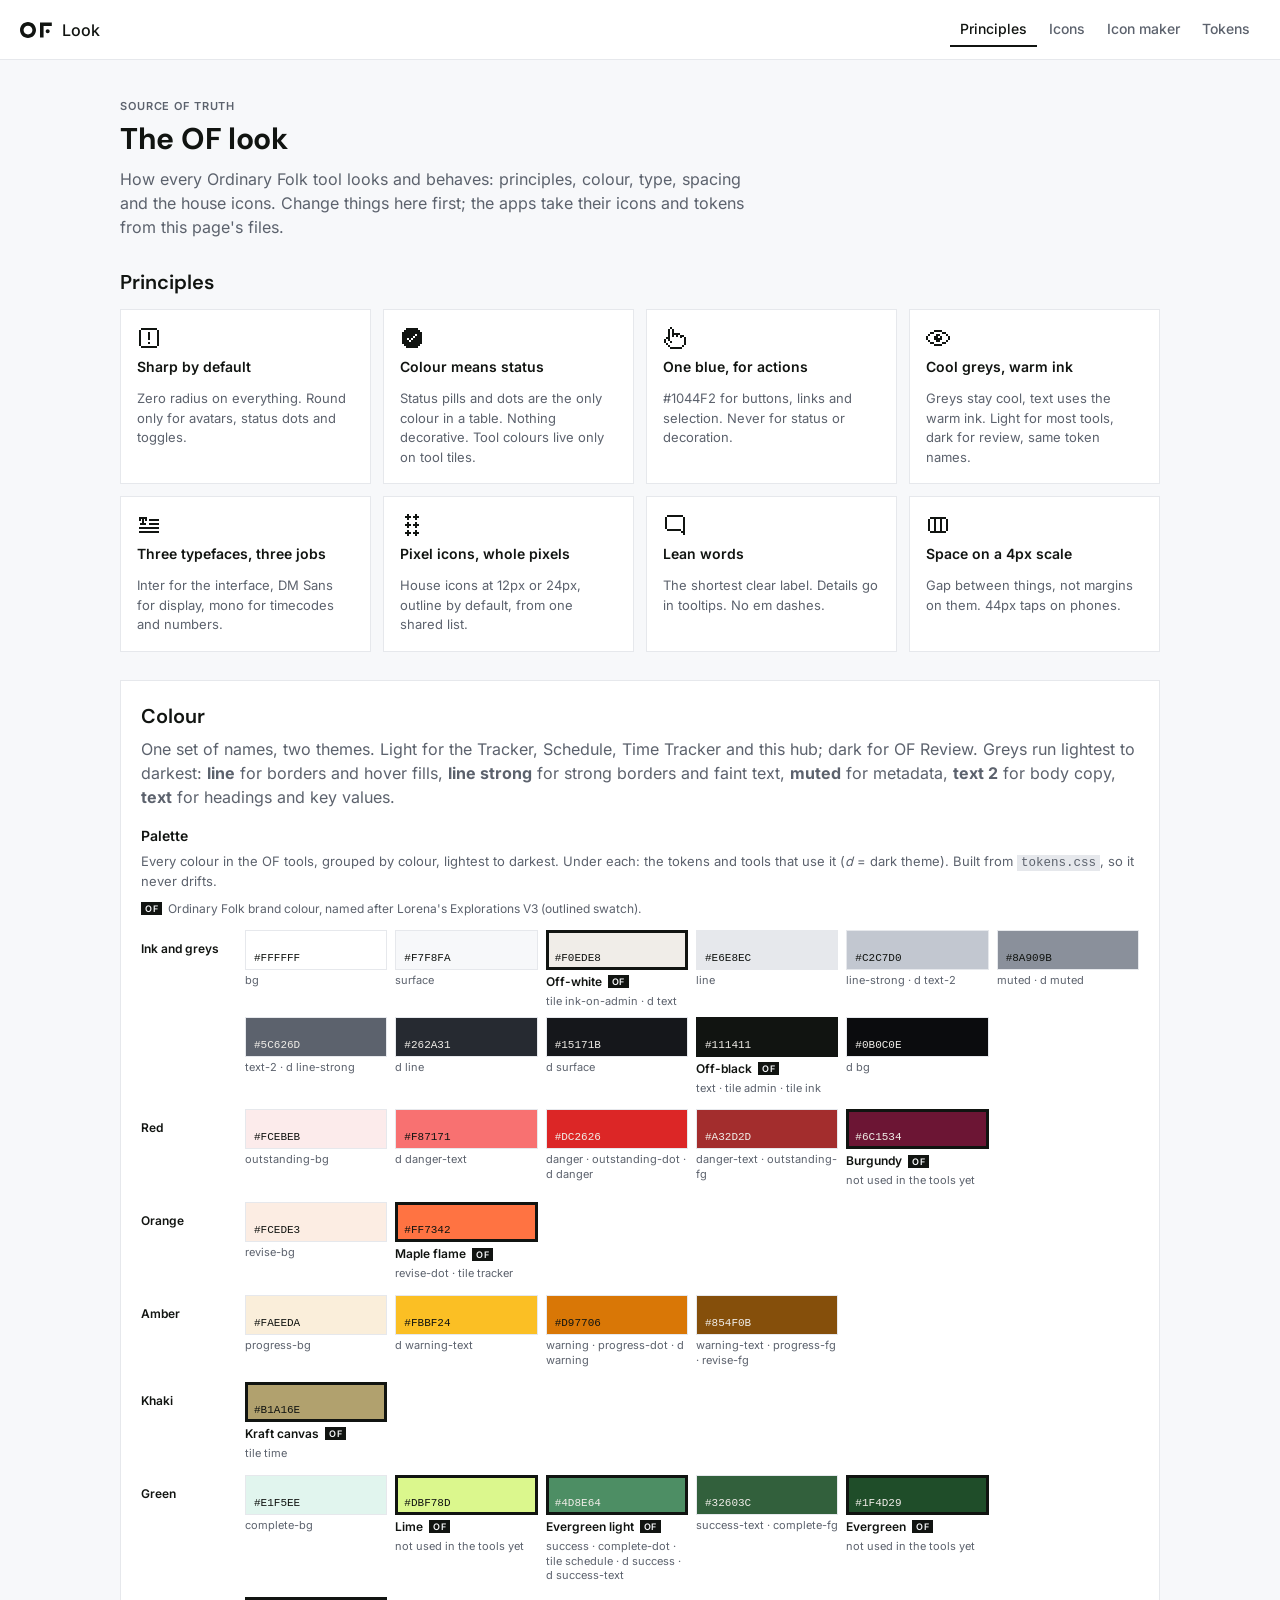
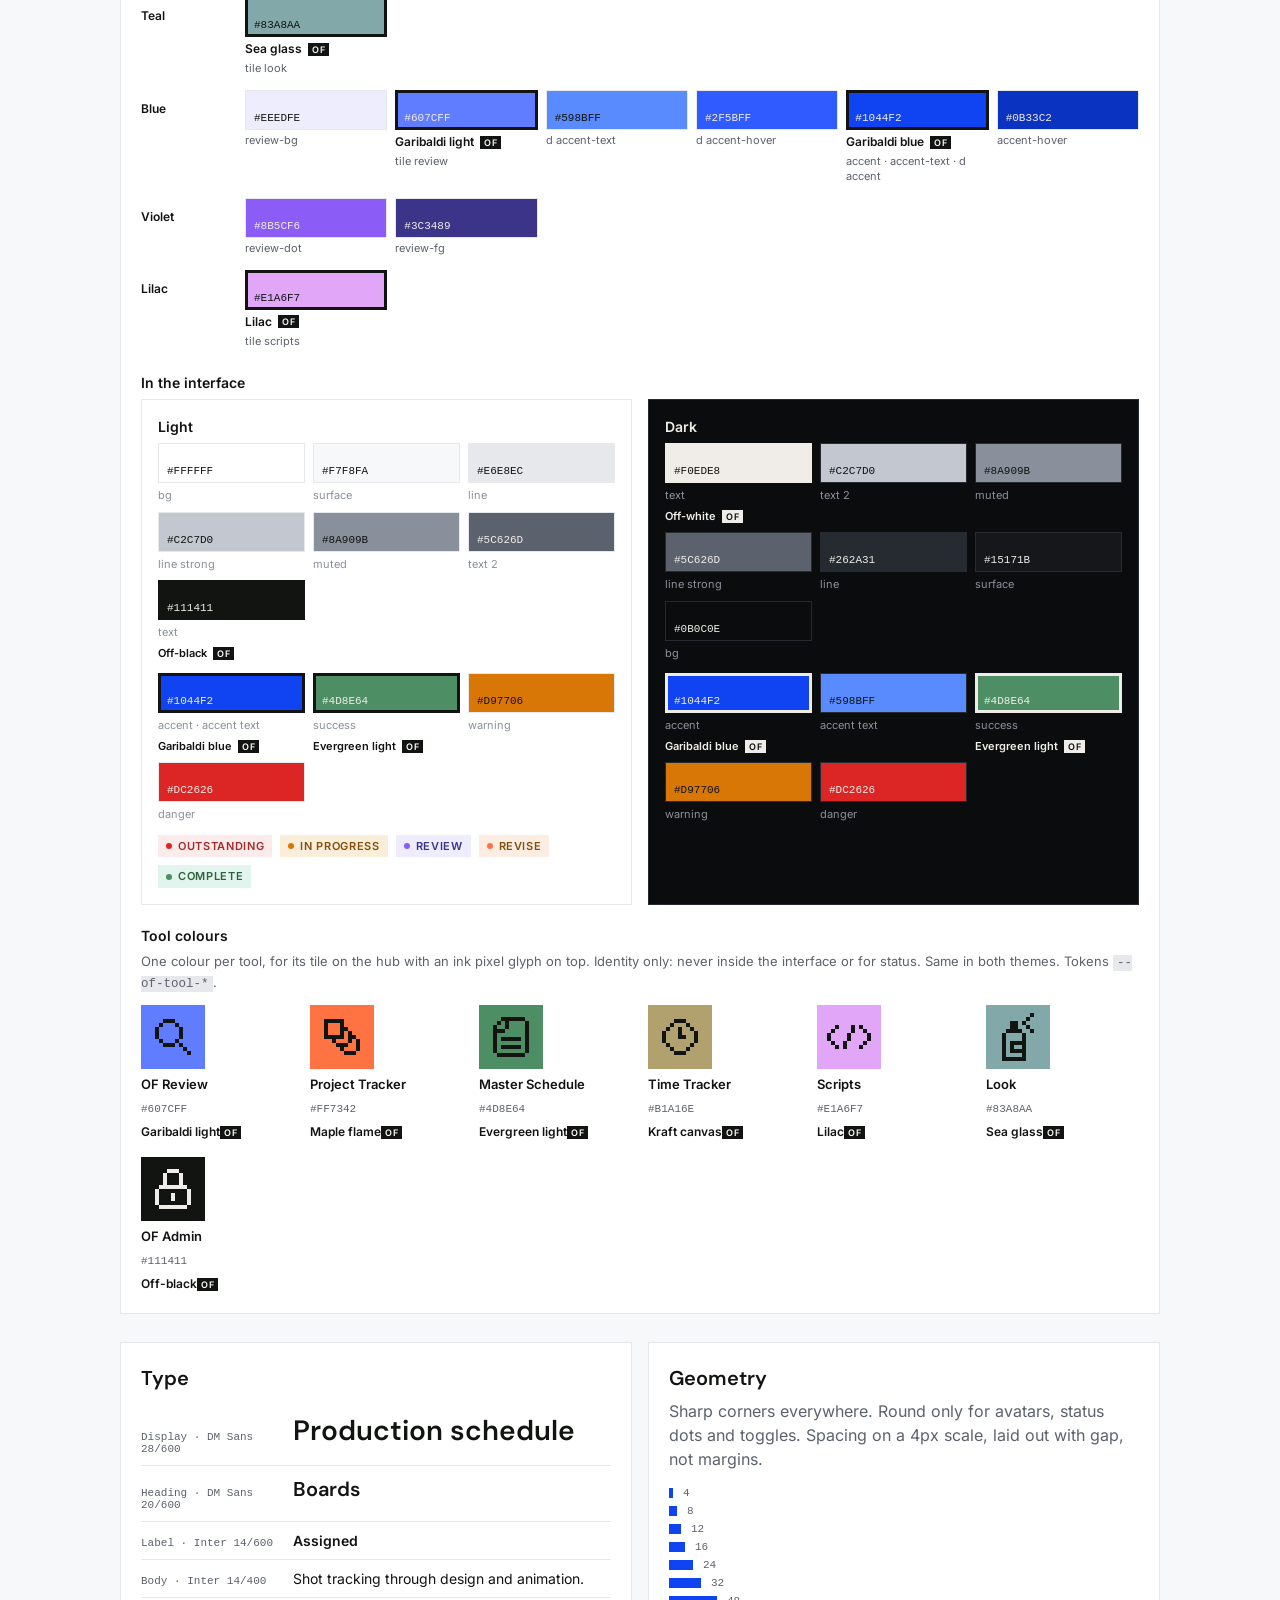
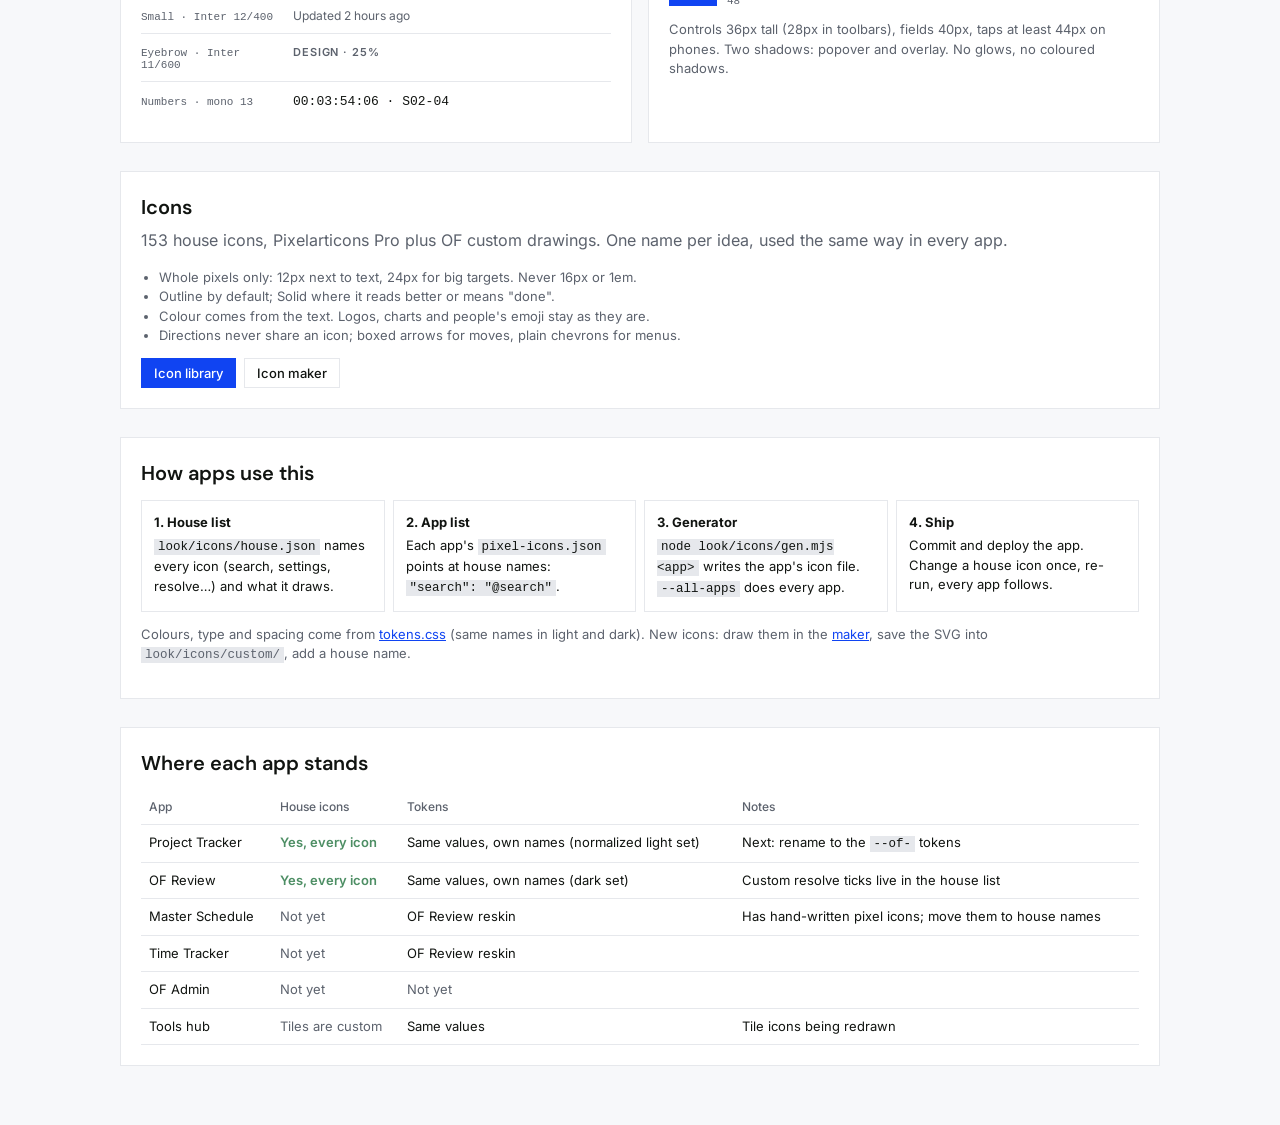
<file: look/index.html>
<!DOCTYPE html>
<html lang="en">
<head>
<meta charset="UTF-8">
<meta name="viewport" content="width=device-width, initial-scale=1.0">
<title>Look · Ordinary Folk Tools</title>
<link rel="icon" type="image/svg+xml" href="/icons/tools/look.svg">
<link rel="apple-touch-icon" href="/icons/tools/look-180.png">
<link rel="stylesheet" href="/look/look.css">
<link rel="stylesheet" href="/look/tokens.css">
<style>
.principles { display: grid; grid-template-columns: repeat(auto-fill, minmax(240px, 1fr)); gap: 12px; }
.principle { background: var(--card); border: 1px solid var(--border); padding: 16px; display: flex; flex-direction: column; gap: 6px; }
.principle .px { color: var(--text); }
.principle p { margin: 0; color: var(--muted); font-size: 13px; }
.theme { padding: 16px; border: 1px solid var(--of-line); background: var(--of-bg); color: var(--of-text); }
.theme h3 { color: var(--of-text); }
.swatches { display: grid; grid-template-columns: repeat(auto-fill, minmax(118px, 1fr)); gap: 8px; }
.sw { display: flex; flex-direction: column; gap: 4px; font-size: 11px; color: var(--of-muted); }
.hexbox { height: 40px; width: 100%; border: 1px solid var(--of-line); display: flex; align-items: flex-end; justify-content: flex-start; padding: 0 8px 5px; font: 500 11px var(--mono); cursor: copy; text-align: left; }
.hexbox:hover { outline: 2px solid var(--of-accent); outline-offset: 1px; }
.hexbox.ofc { box-shadow: inset 0 0 0 2px var(--of-text); border-color: var(--of-text); }
.sw .nm, .chip .nm { display: flex; align-items: center; gap: 6px; flex-wrap: wrap; }
.ofname { font-weight: 600; color: var(--of-text); }
.oftag { font: 600 9px var(--sans); letter-spacing: .06em; color: var(--of-bg); background: var(--of-text); padding: 1px 4px; }
.sw code { background: none; padding: 0; color: var(--of-text-2); font-size: 11px; }
.pills { display: flex; flex-wrap: wrap; gap: 8px; margin-top: 12px; }
.pill { display: inline-flex; align-items: center; gap: 6px; font-size: 11px; font-weight: 600; letter-spacing: .06em; text-transform: uppercase; padding: 3px 8px; }
.tools { display: grid; grid-template-columns: repeat(auto-fill, minmax(132px, 1fr)); gap: 16px; }
.tool { display: flex; flex-direction: column; gap: 6px; font-size: 12px; color: var(--muted); min-width: 0; }
.tool .tile { width: 64px; height: 64px; display: block; }
.tool .tile svg { width: 100%; height: 100%; display: block; shape-rendering: crispEdges; }
.tool b { color: var(--text); font-weight: 600; font-size: 13px; }
.tool code { background: none; padding: 0; font-size: 11px; }
.fams { display: flex; flex-direction: column; gap: 14px; }
.fam { display: grid; grid-template-columns: 92px minmax(0, 1fr); gap: 12px; align-items: start; }
.fam > b { font-size: 12px; font-weight: 600; padding-top: 10px; }
.fam .row { display: grid; grid-template-columns: repeat(auto-fill, minmax(124px, 1fr)); gap: 8px; }
.chip { display: flex; flex-direction: column; gap: 3px; min-width: 0; }
.chip .hexbox { border-color: var(--border); }
.chip .hexbox.ofc { box-shadow: inset 0 0 0 2px var(--text); border-color: var(--text); }
.chip code { background: none; padding: 0; font-size: 11px; color: var(--text); }
.chip small { font-size: 11px; color: var(--muted); line-height: 1.35; word-break: break-word; }
.chip .nm { font-size: 12px; font-weight: 600; color: var(--text); display: flex; align-items: center; gap: 6px; }
.chip .nm em { font: 600 9px var(--sans); font-style: normal; letter-spacing: .06em; color: var(--bg); background: var(--text); padding: 1px 4px; }
.chip.ofc i { box-shadow: inset 0 0 0 2px var(--text); border-color: var(--text); }
.fams-key { font-size: 12px; color: var(--muted); display: flex; align-items: center; gap: 6px; margin: -4px 0 12px; }
.fams-key em { font: 600 9px var(--sans); font-style: normal; letter-spacing: .06em; color: var(--bg); background: var(--text); padding: 1px 4px; }
@media (max-width: 600px) { .fam { grid-template-columns: minmax(0, 1fr); } .fam > b { padding-top: 0; } }
.pill i { width: 6px; height: 6px; border-radius: 999px; display: block; }
.type-row { display: grid; grid-template-columns: 140px minmax(0, 1fr); gap: 12px; align-items: baseline; padding: 10px 0; border-bottom: 1px solid var(--border); }
.type-row:last-child { border-bottom: 0; }
.type-row .meta { font: 11px var(--mono); color: var(--muted); }
.space { display: flex; flex-direction: column; gap: 6px; }
.space div { display: flex; align-items: center; gap: 10px; font: 11px var(--mono); color: var(--muted); }
.space span { height: 10px; background: var(--accent); display: block; }
.flow { display: grid; grid-template-columns: repeat(4, minmax(0, 1fr)); gap: 8px; align-items: stretch; }
.flow div { border: 1px solid var(--border); background: var(--card); padding: 12px; font-size: 13px; }
.flow b { display: block; margin-bottom: 4px; }
@media (max-width: 760px) { .flow { grid-template-columns: minmax(0, 1fr); } .type-row { grid-template-columns: minmax(0, 1fr); gap: 2px; } }
table.adopt { width: 100%; border-collapse: collapse; font-size: 13px; }
.adopt th { text-align: left; font-weight: 500; color: var(--muted); font-size: 12px; padding: 8px; border-bottom: 1px solid var(--border); }
.adopt td { padding: 8px; border-bottom: 1px solid var(--border); vertical-align: top; }
.adopt .yes { color: var(--success); font-weight: 600; }
.adopt .no { color: var(--muted); }
.table-wrap { overflow-x: auto; }
.cta { display: flex; gap: 8px; flex-wrap: wrap; margin-top: 12px; }
</style>
</head>
<body>
<header class="top">
  <a class="brand" href="/" aria-label="Ordinary Folk Tools home"><svg viewBox="0 0 684.04 344.08" fill="currentColor" aria-label="Ordinary Folk">
      <path d="M172.04,0C77.03,0,0,77.03,0,172.04s77.03,172.04,172.04,172.04,172.04-77.03,172.04-172.04S267.06,0,172.04,0ZM172.04,269.7c-52.77,0-95.56-42.78-95.56-95.56s42.79-95.56,95.56-95.56,95.56,42.79,95.56,95.56-42.78,95.56-95.56,95.56Z"/>
      <path d="M595.51,155.23c-23.7,0-42.92,19.21-42.92,42.92s19.22,42.92,42.92,42.92,42.92-19.21,42.92-42.92-19.22-42.92-42.92-42.92Z"/>
      <polygon points="506.98 13.3 430.5 13.3 430.5 85.39 430.5 330.71 506.98 330.71 506.98 85.39 684.04 85.39 684.04 13.3 506.98 13.3"/>
    </svg><span>Look</span></a>
  <nav class="tabs" aria-label="Look"><a href="/look/" aria-current="page">Principles</a><a href="/look/icons/">Icons</a><a href="/look/maker/">Icon maker</a><a href="/look/tokens.css">Tokens</a></nav>
</header>
<main>
  <section>
    <span class="eyebrow">Source of truth</span>
    <h1>The OF look</h1>
    <p class="lede">How every Ordinary Folk tool looks and behaves: principles, colour, type, spacing and the house icons. Change things here first; the apps take their icons and tokens from this page's files.</p>
  </section>

  <section>
    <h2>Principles</h2>
    <div class="principles" id="principles"></div>
  </section>

  <section class="panel">
    <h2>Colour</h2>
    <p class="muted" style="margin-top:-6px">One set of names, two themes. Light for the Tracker, Schedule, Time Tracker and this hub; dark for OF Review. Greys run lightest to darkest: <b>line</b> for borders and hover fills, <b>line strong</b> for strong borders and faint text, <b>muted</b> for metadata, <b>text 2</b> for body copy, <b>text</b> for headings and key values.</p>
    <h3 style="margin-top:4px">Palette</h3>
    <p class="muted" style="margin:0 0 12px;font-size:13px">Every colour in the OF tools, grouped by colour, lightest to darkest. Under each: the tokens and tools that use it (<i>d</i> = dark theme). Built from <code>tokens.css</code>, so it never drifts.</p>
    <div class="fams-key"><em>OF</em> Ordinary Folk brand colour, named after Lorena's Explorations V3 (outlined swatch).</div>
    <div class="fams" data-families></div>
    <h3 style="margin-top:24px">In the interface</h3>
    <div class="grid2">
      <div class="theme"><h3>Light</h3><div data-swatches></div><div class="pills" data-pills></div></div>
      <div class="theme of-dark"><h3>Dark</h3><div data-swatches></div></div>
    </div>
    <h3 style="margin-top:20px">Tool colours</h3>
    <p class="muted" style="margin:0 0 12px;font-size:13px">One colour per tool, for its tile on the hub with an ink pixel glyph on top. Identity only: never inside the interface or for status. Same in both themes. Tokens <code>--of-tool-*</code>.</p>
    <div class="tools" data-tools></div>
  </section>

  <section class="grid2">
    <div class="panel">
      <h2>Type</h2>
      <div class="type-row"><span class="meta">Display · DM Sans 28/600</span><span style="font:600 28px/1.15 var(--display)">Production schedule</span></div>
      <div class="type-row"><span class="meta">Heading · DM Sans 20/600</span><span style="font:600 20px var(--display)">Boards</span></div>
      <div class="type-row"><span class="meta">Label · Inter 14/600</span><span style="font:600 14px var(--sans)">Assigned</span></div>
      <div class="type-row"><span class="meta">Body · Inter 14/400</span><span style="font:400 14px var(--sans)">Shot tracking through design and animation.</span></div>
      <div class="type-row"><span class="meta">Small · Inter 12/400</span><span style="font:400 12px var(--sans);color:var(--muted)">Updated 2 hours ago</span></div>
      <div class="type-row"><span class="meta">Eyebrow · Inter 11/600</span><span class="eyebrow">Design · 25%</span></div>
      <div class="type-row"><span class="meta">Numbers · mono 13</span><span class="mono" style="font-size:13px">00:03:54:06 · S02-04</span></div>
    </div>
    <div class="panel">
      <h2>Geometry</h2>
      <p class="muted" style="margin-top:-6px">Sharp corners everywhere. Round only for avatars, status dots and toggles. Spacing on a 4px scale, laid out with gap, not margins.</p>
      <div class="space">
        <div><span style="width:4px"></span>4</div><div><span style="width:8px"></span>8</div><div><span style="width:12px"></span>12</div><div><span style="width:16px"></span>16</div><div><span style="width:24px"></span>24</div><div><span style="width:32px"></span>32</div><div><span style="width:48px"></span>48</div>
      </div>
      <p class="muted" style="font-size:13px">Controls 36px tall (28px in toolbars), fields 40px, taps at least 44px on phones. Two shadows: popover and overlay. No glows, no coloured shadows.</p>
    </div>
  </section>

  <section class="panel">
    <h2>Icons</h2>
    <p class="muted" style="margin-top:-6px"><span id="iconCount">All</span> house icons, Pixelarticons Pro plus OF custom drawings. One name per idea, used the same way in every app.</p>
    <ul class="muted" style="font-size:13px;margin:0;padding-left:18px">
      <li>Whole pixels only: 12px next to text, 24px for big targets. Never 16px or 1em.</li>
      <li>Outline by default; Solid where it reads better or means "done".</li>
      <li>Colour comes from the text. Logos, charts and people's emoji stay as they are.</li>
      <li>Directions never share an icon; boxed arrows for moves, plain chevrons for menus.</li>
    </ul>
    <div class="cta"><a class="btn primary" href="/look/icons/">Icon library</a><a class="btn" href="/look/maker/">Icon maker</a></div>
  </section>

  <section class="panel">
    <h2>How apps use this</h2>
    <div class="flow">
      <div><b>1. House list</b><code>look/icons/house.json</code> names every icon (search, settings, resolve…) and what it draws.</div>
      <div><b>2. App list</b>Each app's <code>pixel-icons.json</code> points at house names: <code>"search": "@search"</code>.</div>
      <div><b>3. Generator</b><code>node look/icons/gen.mjs &lt;app&gt;</code> writes the app's icon file. <code>--all-apps</code> does every app.</div>
      <div><b>4. Ship</b>Commit and deploy the app. Change a house icon once, re-run, every app follows.</div>
    </div>
    <p class="muted" style="font-size:13px">Colours, type and spacing come from <a href="/look/tokens.css">tokens.css</a> (same names in light and dark). New icons: draw them in the <a href="/look/maker/">maker</a>, save the SVG into <code>look/icons/custom/</code>, add a house name.</p>
  </section>

  <section class="panel">
    <h2>Where each app stands</h2>
    <div class="table-wrap"><table class="adopt">
      <thead><tr><th>App</th><th>House icons</th><th>Tokens</th><th>Notes</th></tr></thead>
      <tbody>
        <tr><td>Project Tracker</td><td class="yes">Yes, every icon</td><td>Same values, own names (normalized light set)</td><td>Next: rename to the <code>--of-</code> tokens</td></tr>
        <tr><td>OF Review</td><td class="yes">Yes, every icon</td><td>Same values, own names (dark set)</td><td>Custom resolve ticks live in the house list</td></tr>
        <tr><td>Master Schedule</td><td class="no">Not yet</td><td>OF Review reskin</td><td>Has hand-written pixel icons; move them to house names</td></tr>
        <tr><td>Time Tracker</td><td class="no">Not yet</td><td>OF Review reskin</td><td></td></tr>
        <tr><td>OF Admin</td><td class="no">Not yet</td><td class="no">Not yet</td><td></td></tr>
        <tr><td>Tools hub</td><td class="no">Tiles are custom</td><td>Same values</td><td>Tile icons being redrawn</td></tr>
      </tbody>
    </table></div>
  </section>
</main>
<script src="/look/icons/library.js"></script>
<script>
(() => {
  const I = window.OF_ICONS || {};
  const svg = (n, s = 24) => I[n] ? `<svg class="px" width="${s}" height="${s}" viewBox="0 0 24 24" aria-hidden="true"><path${I[n].eo ? ' fill-rule="evenodd"' : ''} d="${I[n].d}"/></svg>` : '';
  document.getElementById('iconCount').textContent = Object.keys(I).length;
  // Swatch helpers: hex printed inside the box (ink or off-white for contrast), click copies it.
  const rootCS = getComputedStyle(document.documentElement);
  const BRANDS = [['off-black', 'Off-black', 1], ['off-white', 'Off-white', 1], ['garibaldi', 'Garibaldi blue', 1], ['garibaldi-light', 'Garibaldi light', 1], ['maple', 'Maple flame', 1], ['kraft', 'Kraft canvas', 1], ['evergreen', 'Evergreen', 1], ['evergreen-light', 'Evergreen light', 1], ['lilac', 'Lilac', 1], ['sea-glass', 'Sea glass', 1], ['lime', 'Lime', 1], ['burgundy', 'Burgundy', 1]];
  const BRANDMAP = new Map(BRANDS.map(([k, n, core]) => [rootCS.getPropertyValue('--of-brand-' + k).trim().toUpperCase(), { name: n, core: !!core }]));
  function brandOf(h) { return BRANDMAP.get(String(h).toUpperCase()) || null; }
  function inkFor(h) { const [r, g, b] = [1, 3, 5].map((i) => parseInt(h.slice(i, i + 2), 16) / 255).map((c) => (c <= 0.04045 ? c / 12.92 : ((c + 0.055) / 1.055) ** 2.4)); return 0.2126 * r + 0.7152 * g + 0.0722 * b > 0.25 ? '#111411' : '#F0EDE8'; }
  function hexBox(h, core) { return `<button type="button" class="hexbox${core ? ' ofc' : ''}" data-hex="${h}" style="background:${h};color:${inkFor(h)}" title="Copy ${h}">${h}</button>`; }
  document.addEventListener('click', async (e) => {
    const b = e.target.closest('[data-hex]'); if (!b) return;
    try { await navigator.clipboard.writeText(b.dataset.hex); hexToast('Copied ' + b.dataset.hex); } catch { hexToast('Copy blocked: ' + b.dataset.hex); }
  });
  let htt; function hexToast(t) { let el = document.getElementById('toast'); if (!el) { el = document.createElement('div'); el.id = 'toast'; el.className = 'toast'; el.setAttribute('role', 'status'); document.body.appendChild(el); } el.textContent = t; el.classList.add('show'); clearTimeout(htt); htt = setTimeout(() => el.classList.remove('show'), 1400); }

  const P = [
    ['square-alert', 'Sharp by default', 'Zero radius on everything. Round only for avatars, status dots and toggles.'],
    ['circle-check', 'Colour means status', 'Status pills and dots are the only colour in a table. Nothing decorative. Tool colours live only on tool tiles.'],
    ['pointer', 'One blue, for actions', '#1044F2 for buttons, links and selection. Never for status or decoration.'],
    ['view', 'Cool greys, warm ink', 'Greys stay cool, text uses the warm ink. Light for most tools, dark for review, same token names.'],
    ['text-start-t', 'Three typefaces, three jobs', 'Inter for the interface, DM Sans for display, mono for timecodes and numbers.'],
    ['drag-handle', 'Pixel icons, whole pixels', 'House icons at 12px or 24px, outline by default, from one shared list.'],
    ['comment', 'Lean words', 'The shortest clear label. Details go in tooltips. No em dashes.'],
    ['columns', 'Space on a 4px scale', 'Gap between things, not margins on them. 44px taps on phones.'],
  ];
  document.getElementById('principles').innerHTML = P.map(([i, t, p]) => `<div class="principle">${svg(i)}<h3>${t}</h3><p>${p}</p></div>`).join('');
  // Greys sorted lightest to darkest from their actual values (per theme), then the colours.
  const GREYS = [['--of-bg', 'bg'], ['--of-surface', 'surface'], ['--of-line', 'line'], ['--of-line-strong', 'line strong'], ['--of-muted', 'muted'], ['--of-text-2', 'text 2'], ['--of-text', 'text']];
  const COLOURS = [['--of-accent', 'accent'], ['--of-accent-text', 'accent text'], ['--of-success', 'success'], ['--of-warning', 'warning'], ['--of-danger', 'danger']];
  const lum = (hex) => { const m = hex.replace('#', '').match(/../g); if (!m) return 0; const [r, g, b] = m.map((x) => { const c = parseInt(x, 16) / 255; return c <= 0.03928 ? c / 12.92 : ((c + 0.055) / 1.055) ** 2.4; }); return 0.2126 * r + 0.7152 * g + 0.0722 * b; };
  // Label on one line, then the brand name + OF tag on their own line.
  const sw = (cs) => ([v, l]) => {
    const h = cs.getPropertyValue(v).trim().toUpperCase(), b = brandOf(h);
    return `<div class="sw">${hexBox(h, b && b.core)}<span>${l}</span>${b ? `<span class="nm"><span class="ofname">${b.name}</span>${b.core ? '<span class="oftag">OF</span>' : ''}</span>` : ''}</div>`;
  };
  // Tokens that share a value in this theme become one block with both labels (accent · accent text in light).
  const dedupe = (cs, list) => { const seen = new Map(); for (const [v, l] of list) { const h = cs.getPropertyValue(v).trim().toUpperCase(); if (seen.has(h)) seen.get(h)[1] += ' · ' + l; else seen.set(h, [v, l]); } return [...seen.values()]; };
  document.querySelectorAll('[data-swatches]').forEach((el) => {
    const cs = getComputedStyle(el);
    const greys = GREYS.slice().sort((a, b) => lum(cs.getPropertyValue(b[0]).trim()) - lum(cs.getPropertyValue(a[0]).trim()));
    el.innerHTML = `<div class="swatches">${greys.map(sw(cs)).join('')}</div><div class="swatches" style="margin-top:12px">${dedupe(cs, COLOURS).map(sw(cs)).join('')}</div>`;
  });
  // Palette by colour family, read from tokens.css (light block, then the dark block).
  (async () => {
    let css = '';
    try { css = await (await fetch('/look/tokens.css', { cache: 'no-store' })).text(); } catch { return; }
    const cut = css.indexOf('.of-dark, [data-theme="dark"] {');
    const uses = new Map();
    const add = (part, dark) => { for (const m of part.matchAll(/--of-([a-z0-9-]+):\s*(#[0-9a-fA-F]{6})/g)) { const h = m[2].toUpperCase(); if (!uses.has(h)) uses.set(h, []); uses.get(h).push((dark ? 'd ' : '') + m[1].replace(/^status-/, '').replace(/^tool-/, 'tile ')); } };
    add(cut > 0 ? css.slice(0, cut) : css, false); if (cut > 0) add(css.slice(cut).split('}')[0], true);
    const hsl = (h) => { const [r, g, b] = [1, 3, 5].map((i) => parseInt(h.slice(i, i + 2), 16) / 255), mx = Math.max(r, g, b), mn = Math.min(r, g, b), l = (mx + mn) / 2, d = mx - mn; let hue = 0; if (d) hue = mx === r ? ((g - b) / d + 6) % 6 : mx === g ? (b - r) / d + 2 : (r - g) / d + 4; return [hue * 60, d ? d / (1 - Math.abs(2 * l - 1)) : 0, l]; };
    const FAMS = [['Ink and greys', (H, S, L) => S < 0.16 || L > 0.96 || L < 0.09], ['Red', (H) => H >= 330 || H < 12], ['Orange', (H) => H < 30], ['Amber', (H, S) => H < 46 && S > 0.6], ['Khaki', (H) => H < 70], ['Green', (H) => H < 165], ['Teal', (H) => H < 200], ['Blue', (H) => H < 245], ['Violet', (H) => H < 275], ['Lilac', () => true]];
    const groups = FAMS.map(([n]) => [n, []]);
    const NEUTRAL = /^(d )?(bg|surface|line|line-strong|text|text-2|muted)$|^tile (admin|ink)|^brand-off-/;
    const BRAND = { 'brand-off-black': 'Off-black', 'brand-off-white': 'Off-white', 'brand-garibaldi': 'Garibaldi blue', 'brand-garibaldi-light': 'Garibaldi light', 'brand-maple': 'Maple flame', 'brand-kraft': 'Kraft canvas', 'brand-evergreen': 'Evergreen', 'brand-evergreen-light': 'Evergreen light', 'brand-lilac': 'Lilac', 'brand-sea-glass': 'Sea glass', 'brand-lime': 'Lime', 'brand-burgundy': 'Burgundy' };
    const TINTS = new Set();
    for (const [h, list] of uses) { const [H, S, L] = hsl(h); const k = list.some((u) => NEUTRAL.test(u)) ? 0 : 1 + FAMS.slice(1).findIndex(([, t]) => t(H, S, L)); groups[k][1].push({ h, list, L }); }
    document.querySelector('[data-families]').innerHTML = groups.filter(([, a]) => a.length).map(([n, a]) => `<div class="fam"><b>${n}</b><div class="row">${a.sort((x, y) => y.L - x.L).map((c) => (() => {
      const b = c.list.find((u) => BRAND[u]), core = b && !TINTS.has(b), rest = [...new Set(c.list.filter((u) => !BRAND[u]))];
      return `<span class="chip">${hexBox(c.h, core)}${b ? `<span class="nm">${BRAND[b]}${core ? '<em>OF</em>' : ''}</span>` : ''}<small>${rest.join(' · ') || 'not used in the tools yet'}</small></span>`;
    })()).join('')}</div></div>`).join('');
  })();

  // Tool tiles: same glyphs as the hub landing page (Lorena's UI icons).
  const TOOLS = [
    ['review', 'OF Review', '-3.5 -3.5 16 16', 'M2 0H5V1H2ZM2 1V2H1V1ZM5 1H6V2H5ZM1 2V5H0V2ZM6 2H7V5H6ZM1 5H2V6H1ZM6 5V6H5V5ZM2 6H5V7H2ZM6 6H7V7H6ZM7 7H8V8H7ZM8 8H9V9H8Z'],
    ['tracker', 'Project Tracker', '-3.5 -3.5 16 16', 'M0 0H5V2H6V3H5V5H3V6H2V5H0ZM1 1V4H4V1ZM6 3H7V4H8V5H7V6H6ZM8 5H9V8H8ZM3 6H6V7H5V8H4V7H3ZM5 8H8V9H5Z'],
    ['schedule', 'Master Schedule', '-3.5 -3 16 16', 'M2 0H8V1H4V3H3V1H2ZM2 1V2H1V1ZM8 1H9V9H8ZM1 2V3H3V4H1V9H0V2ZM2 5H7V6H2ZM2 7H7V8H2ZM1 9H8V10H1Z'],
    ['time', 'Time Tracker', '-3.5 -3.5 16 16', 'M3 0H6V1H3ZM3 1V2H2V1ZM6 1H7V2H6ZM2 2V3H1V2ZM7 2H8V3H7ZM1 3V6H0V3ZM4 2H5V4H6V5H4ZM8 3H9V6H8ZM1 6H2V7H1ZM8 6V7H7V6ZM2 7H3V8H2ZM7 7V8H6V7ZM3 8H6V9H3Z'],
    ['scripts', 'Scripts', '-2.5 -5 16 16', 'M2 0H3V1H2ZM2 1V2H1V1ZM6 0H7V2H6ZM8 0H9V1H8ZM9 1H10V2H9ZM1 2V4H0V2ZM6 2V4H5V2ZM10 2H11V4H10ZM1 4H2V5H1ZM5 4V6H4V4ZM10 4V5H9V4ZM2 5H3V6H2ZM9 5V6H8V5Z'],
    ['look', 'Look', '-4 -2 16 16', 'M7 0H8V1H7ZM7 1V2H6V1ZM6 2V3H5V2ZM2 2H4V4H5V5H1V4H2ZM6 3H7V4H6ZM7 4H8V5H7ZM1 5V11H5V10H2V7H5V5H6V12H0V5ZM3 8V9H5V8Z'],
    ['admin', 'OF Admin', '-3.5 -3 16 16', 'M3 0H6V1H3ZM3 1V4H6V1H7V4H8V5H1V4H2V1ZM1 5V9H0V5ZM8 5H9V9H8ZM4 6H5V8H4ZM1 9H8V10H1Z'],
  ];
  const tcs = getComputedStyle(document.documentElement);
  document.querySelector('[data-tools]').innerHTML = TOOLS.map(([k, n, vb, d]) => {
    const bg = `var(--of-tool-${k})`, ink = k === 'admin' ? 'var(--of-tool-ink-on-admin)' : 'var(--of-tool-ink)';
    return `<div class="tool"><span class="tile" style="background:${bg}"><svg viewBox="${vb}" style="fill:${ink}" aria-hidden="true"><path d="${d}"/></svg></span><b>${n}</b>${(() => { const h = tcs.getPropertyValue('--of-tool-' + k).trim().toUpperCase(), b = brandOf(h); return `<code data-hex="${h}" style="cursor:copy" title="Copy ${h}">${h}</code>${b ? `<span class="nm"><span class="ofname">${b.name}</span>${b.core ? '<span class="oftag">OF</span>' : ''}</span>` : ''}`; })()}</div>`;
  }).join('');
  const ST = [['outstanding', 'Outstanding'], ['progress', 'In progress'], ['review', 'Review'], ['revise', 'Revise'], ['complete', 'Complete']];
  document.querySelector('[data-pills]').innerHTML = ST.map(([k, l]) => `<span class="pill" style="background:var(--of-status-${k}-bg);color:var(--of-status-${k}-fg)"><i style="background:var(--of-status-${k}-dot)"></i>${l}</span>`).join('');
})();
</script>
</body>
</html>
</file>
<file: look/look.css>
/* Look: shared styles for tools.ordinary.co/look (same tokens as the hub landing). */
@font-face { font-family: 'Inter'; font-style: normal; font-weight: 400; font-display: swap; src: url('/fonts/inter-400.woff2') format('woff2'); }
@font-face { font-family: 'Inter'; font-style: normal; font-weight: 500; font-display: swap; src: url('/fonts/inter-500.woff2') format('woff2'); }
@font-face { font-family: 'Inter'; font-style: normal; font-weight: 600; font-display: swap; src: url('/fonts/inter-600.woff2') format('woff2'); }
@font-face { font-family: 'Inter'; font-style: normal; font-weight: 700; font-display: swap; src: url('/fonts/inter-700.woff2') format('woff2'); }
@font-face { font-family: 'Inter Fallback'; src: local('Arial'), local('ArialMT'); size-adjust: 107.4%; ascent-override: 90.2%; descent-override: 22.48%; line-gap-override: 0%; }
@font-face { font-family: 'DM Sans'; font-style: normal; font-weight: 600; font-display: swap; src: url('/fonts/dm-sans-600.woff2') format('woff2'); }
@font-face { font-family: 'DM Sans'; font-style: normal; font-weight: 700; font-display: swap; src: url('/fonts/dm-sans-700.woff2') format('woff2'); }

:root {
  /* Values from look/tokens.css (light): page = surface, cards = bg, text 2 for secondary copy. */
  color-scheme: light dark;
  --bg: #F7F8FA; --card: #FFFFFF; --card-hover: #F7F8FA; --sunk: #E6E8EC;
  --text: #111411; --muted: #5C626D; --faint: #8A909B;
  --border: #E6E8EC; --border-strong: #C2C7D0;
  --accent: #1044F2; --accent-soft: rgba(16, 68, 242, 0.10);
  --success: #4D8E64;
  --mono: ui-monospace, SFMono-Regular, Menlo, monospace;
  --sans: 'Inter', 'Inter Fallback', -apple-system, BlinkMacSystemFont, 'Segoe UI', Roboto, Helvetica, Arial, sans-serif;
  --display: 'DM Sans', 'Inter', sans-serif;
}
@media (prefers-color-scheme: dark) {
  :root {
    /* tokens.css dark (.of-dark) */
    --bg: #0B0C0E; --card: #15171B; --card-hover: #262A31; --sunk: #262A31;
    --text: #F0EDE8; --muted: #C2C7D0; --faint: #8A909B;
    --border: #262A31; --border-strong: #5C626D;
    --accent: #598BFF; --accent-soft: rgba(16, 68, 242, 0.16);
    --success: #4D8E64;
  }
}
* { box-sizing: border-box; }
body { font-family: var(--sans); background: var(--bg); color: var(--text); margin: 0; line-height: 1.5; -webkit-font-smoothing: antialiased; }
a { color: var(--accent); }

header.top { display: flex; align-items: center; justify-content: space-between; gap: 1rem; background: var(--card); border-bottom: 1px solid var(--border); padding: 12px 20px; position: sticky; top: 0; z-index: 10; }
.brand { display: flex; align-items: center; gap: 10px; color: var(--text); text-decoration: none; flex: none; }
.brand svg { height: 16px; width: auto; display: block; }
.brand span { font-weight: 500; }
nav.tabs { display: flex; gap: 2px; overflow-x: auto; scrollbar-width: none; }
nav.tabs a { color: var(--muted); text-decoration: none; font-size: 14px; font-weight: 500; padding: 6px 10px; white-space: nowrap; border-bottom: 2px solid transparent; }
nav.tabs a:hover { color: var(--text); }
nav.tabs a[aria-current="page"] { color: var(--text); border-bottom-color: var(--text); }

main { max-width: 1080px; margin: 0 auto; padding: 32px 20px 64px; display: flex; flex-direction: column; gap: 28px; }
h1 { margin: 0; font-family: var(--display); font-size: 30px; font-weight: 700; letter-spacing: -0.01em; text-wrap: balance; }
h2 { margin: 0 0 12px; font-family: var(--display); font-size: 20px; font-weight: 600; }
h3 { margin: 0 0 6px; font-size: 14px; font-weight: 600; }
.lede { margin: 6px 0 0; color: var(--muted); max-width: 64ch; }
.eyebrow { font-size: 11px; font-weight: 600; text-transform: uppercase; letter-spacing: 0.08em; color: var(--muted); }
.panel { background: var(--card); border: 1px solid var(--border); padding: 20px; min-width: 0; }
.muted { color: var(--muted); }
code, .mono { font-family: var(--mono); font-size: 12.5px; }
code { background: var(--sunk); padding: 1px 4px; }
.grid2 { display: grid; grid-template-columns: repeat(2, minmax(0, 1fr)); gap: 16px; }
.grid3 { display: grid; grid-template-columns: repeat(3, minmax(0, 1fr)); gap: 16px; }
@media (max-width: 760px) { .grid2, .grid3 { grid-template-columns: minmax(0, 1fr); } }

button, .btn { font: 500 13px var(--sans); color: var(--text); background: var(--card); border: 1px solid var(--border); padding: 6px 12px; cursor: pointer; text-decoration: none; display: inline-flex; align-items: center; gap: 6px; }
button:hover, .btn:hover { border-color: var(--border-strong); }
button.primary, .btn.primary { background: #1044F2; border-color: #1044F2; color: #fff; }
button[aria-pressed="true"] { background: var(--text); color: var(--bg); border-color: var(--text); }
input, select, textarea { font: 14px var(--sans); color: var(--text); background: var(--card); border: 1px solid var(--border); padding: 7px 10px; }
select { padding-right: 32px; }
a:focus-visible, button:focus-visible, input:focus-visible, select:focus-visible, textarea:focus-visible { outline: 2px solid #1044F2; outline-offset: 2px; }
svg.px { shape-rendering: crispEdges; fill: currentColor; flex: none; display: block; }
@media (min-resolution: 2.5dppx) { svg.px, svg.mk-px { shape-rendering: geometricPrecision; } }

.toast { position: fixed; left: 0; right: 0; margin: 0 auto; width: fit-content; bottom: 18px; background: var(--text); color: var(--bg); padding: 8px 14px; font-size: 13px; opacity: 0; transition: opacity .2s; pointer-events: none; z-index: 20; }
.toast.show { opacity: 1; }
@media (prefers-reduced-motion: reduce) { .toast { transition: none; } }
@media (max-width: 600px) {
  header.top { padding: 10px 16px; flex-wrap: wrap; }
  main { padding: 20px 16px 40px; }
  h1 { font-size: 26px; }
}
</file>
<file: look/tokens.css>
/* ═══════════════════════════════════════════════════════════════════════════
   OF Look — design tokens, the source of truth for every Ordinary Folk app.
   Shown at tools.ordinary.co/look. Light is the default (Tracker, Schedule,
   Time Tracker, the hub); dark is OF Review and any `.of-dark` / [data-theme="dark"]
   surface. Same names in both, so components never branch on theme.

   Vendor into an app by copying this file (or importing it from the hub) and
   mapping the app's own variable names onto these. Change values HERE first.
   ═══════════════════════════════════════════════════════════════════════════ */

:root {
  /* Surfaces */
  --of-bg: #FFFFFF;
  --of-surface: #F7F8FA;
  --of-line: #E6E8EC;         /* borders, dividers, hover and raised fills */
  --of-line-strong: #C2C7D0;  /* strong borders, control outlines, faint text (placeholders, disabled) */

  /* Text: warm ink (Lorena's palette, 2026-11-06) over cool greys */
  --of-text: #111411;
  --of-text-2: #5C626D;
  --of-muted: #8A909B;

  /* Accent: actions, links, selection. Never status, never decoration. */
  --of-accent: #1044F2;
  --of-accent-hover: #0B33C2;
  --of-accent-text: #1044F2;
  --of-accent-soft: rgba(16, 68, 242, 0.10);

  /* Semantic */
  --of-success: #4D8E64;  --of-success-text: #32603C;
  --of-warning: #D97706;  --of-warning-text: #854F0B;
  --of-danger: #DC2626;   --of-danger-text: #A32D2D;

  /* Status (the only colour that carries meaning in a table) */
  --of-status-outstanding-bg: #FCEBEB; --of-status-outstanding-fg: #A32D2D; --of-status-outstanding-dot: #DC2626;
  --of-status-progress-bg: #FAEEDA;    --of-status-progress-fg: #854F0B;    --of-status-progress-dot: #D97706;
  --of-status-review-bg: #EEEDFE;      --of-status-review-fg: #3C3489;      --of-status-review-dot: #8B5CF6;
  --of-status-revise-bg: #FCEDE3;      --of-status-revise-fg: #854F0B;      --of-status-revise-dot: #FF7342;
  --of-status-complete-bg: #E1F5EE;    --of-status-complete-fg: #32603C;    --of-status-complete-dot: #4D8E64;

  /* OF brand colours (Lorena, Explorations V3, 2026-11-06). Named here; the tokens
     below use these exact values:
       Off-black #111411 · Off-white #F0EDE8 · Garibaldi blue #1044F2
       Maple flame #FF7342 · Kraft canvas #B1A16E · Evergreen #1F4D29
       Lilac #E1A6F7 · Sea glass #83A8AA · Lime #DBF78D · Burgundy #6C1534
     Garibaldi light #607CFF and Evergreen light #4D8E64 are OF colours too.
     Links on dark use #598BFF (a lifted Garibaldi, same hue; not a brand colour). */
  --of-brand-off-black: #111411;
  --of-brand-off-white: #F0EDE8;
  --of-brand-garibaldi: #1044F2;
  --of-brand-garibaldi-light: #607CFF;
  --of-brand-maple: #FF7342;
  --of-brand-kraft: #B1A16E;
  --of-brand-evergreen: #1F4D29;
  --of-brand-evergreen-light: #4D8E64;
  --of-brand-lilac: #E1A6F7;
  --of-brand-sea-glass: #83A8AA;
  --of-brand-lime: #DBF78D;
  --of-brand-burgundy: #6C1534;

  /* Tool colours: each tool's tile on the hub (from Lorena's UI icons, 2026-11).
     Identity only, never interface or status colour. Glyphs are ink on every tile;
     Admin is an ink tile with a light glyph. Same in both themes. */
  --of-tool-review: #607CFF;
  --of-tool-tracker: #FF7342;
  --of-tool-schedule: #4D8E64;
  --of-tool-time: #B1A16E;
  --of-tool-scripts: #E1A6F7;
  --of-tool-look: #83A8AA;
  --of-tool-admin: #111411;  /* = light --of-text */
  --of-tool-ink: #111411;    /* = light --of-text */
  --of-tool-ink-on-admin: #F0EDE8; /* = dark --of-text */

  /* Type */
  --of-font-display: 'DM Sans', system-ui, sans-serif;
  --of-font-ui: 'Inter', system-ui, -apple-system, sans-serif;
  --of-font-mono: ui-monospace, 'SF Mono', Menlo, monospace;
  --of-fs-micro: 11px; --of-fs-sm: 12px; --of-fs-base: 13px; --of-fs-md: 14px; --of-fs-lg: 15px;
  --of-fs-xl: 18px; --of-fs-2xl: 22px; --of-fs-3xl: 28px;

  /* Geometry: sharp by default */
  --of-radius: 0px;
  --of-radius-round: 999px; /* avatars, status dots, toggles ONLY */
  --of-space-1: 4px; --of-space-2: 8px; --of-space-3: 12px; --of-space-4: 16px;
  --of-space-6: 24px; --of-space-8: 32px; --of-space-12: 48px;
  --of-control-h: 36px; --of-control-h-sm: 28px; --of-field-h: 40px; --of-touch: 44px;

  /* Icons: Pixelarticons Pro + OF custom, whole pixels only */
  --of-icon: 12px;
  --of-icon-lg: 24px;

  /* Elevation: two levels, no glow, no coloured shadows */
  --of-shadow-popover: 0 8px 24px rgba(21, 23, 27, 0.14);
  --of-shadow-overlay: 0 24px 64px rgba(21, 23, 27, 0.18);
  --of-scrim: rgba(21, 23, 27, 0.28);
}

.of-dark, [data-theme="dark"] {
  --of-bg: #0B0C0E;
  --of-surface: #15171B;
  --of-line: #262A31;
  --of-line-strong: #5C626D;  /* lighter than a plain border so it still reads as faint text */
  --of-text: #F0EDE8;
  --of-text-2: #C2C7D0;
  --of-muted: #8A909B;
  --of-accent: #1044F2;
  --of-accent-hover: #2F5BFF;
  --of-accent-text: #598BFF;
  --of-accent-soft: rgba(16, 68, 242, 0.16);
  --of-success: #4D8E64;  --of-success-text: #4D8E64;
  --of-warning: #D97706;  --of-warning-text: #FBBF24;
  --of-danger: #DC2626;   --of-danger-text: #F87171;
  --of-shadow-popover: 0 8px 24px rgba(0, 0, 0, 0.45);
  --of-shadow-overlay: 0 24px 64px rgba(0, 0, 0, 0.6);
  --of-scrim: rgba(0, 0, 0, 0.6);
}

/* Deprecated 2026-11-05 (merged): surface-2 → line, faint → line-strong. Kept so
   older references still resolve; don't use them in new code. */
:root, .of-dark, [data-theme="dark"] {
  --of-surface-2: var(--of-line);
  --of-faint: var(--of-line-strong);
}
</file>
